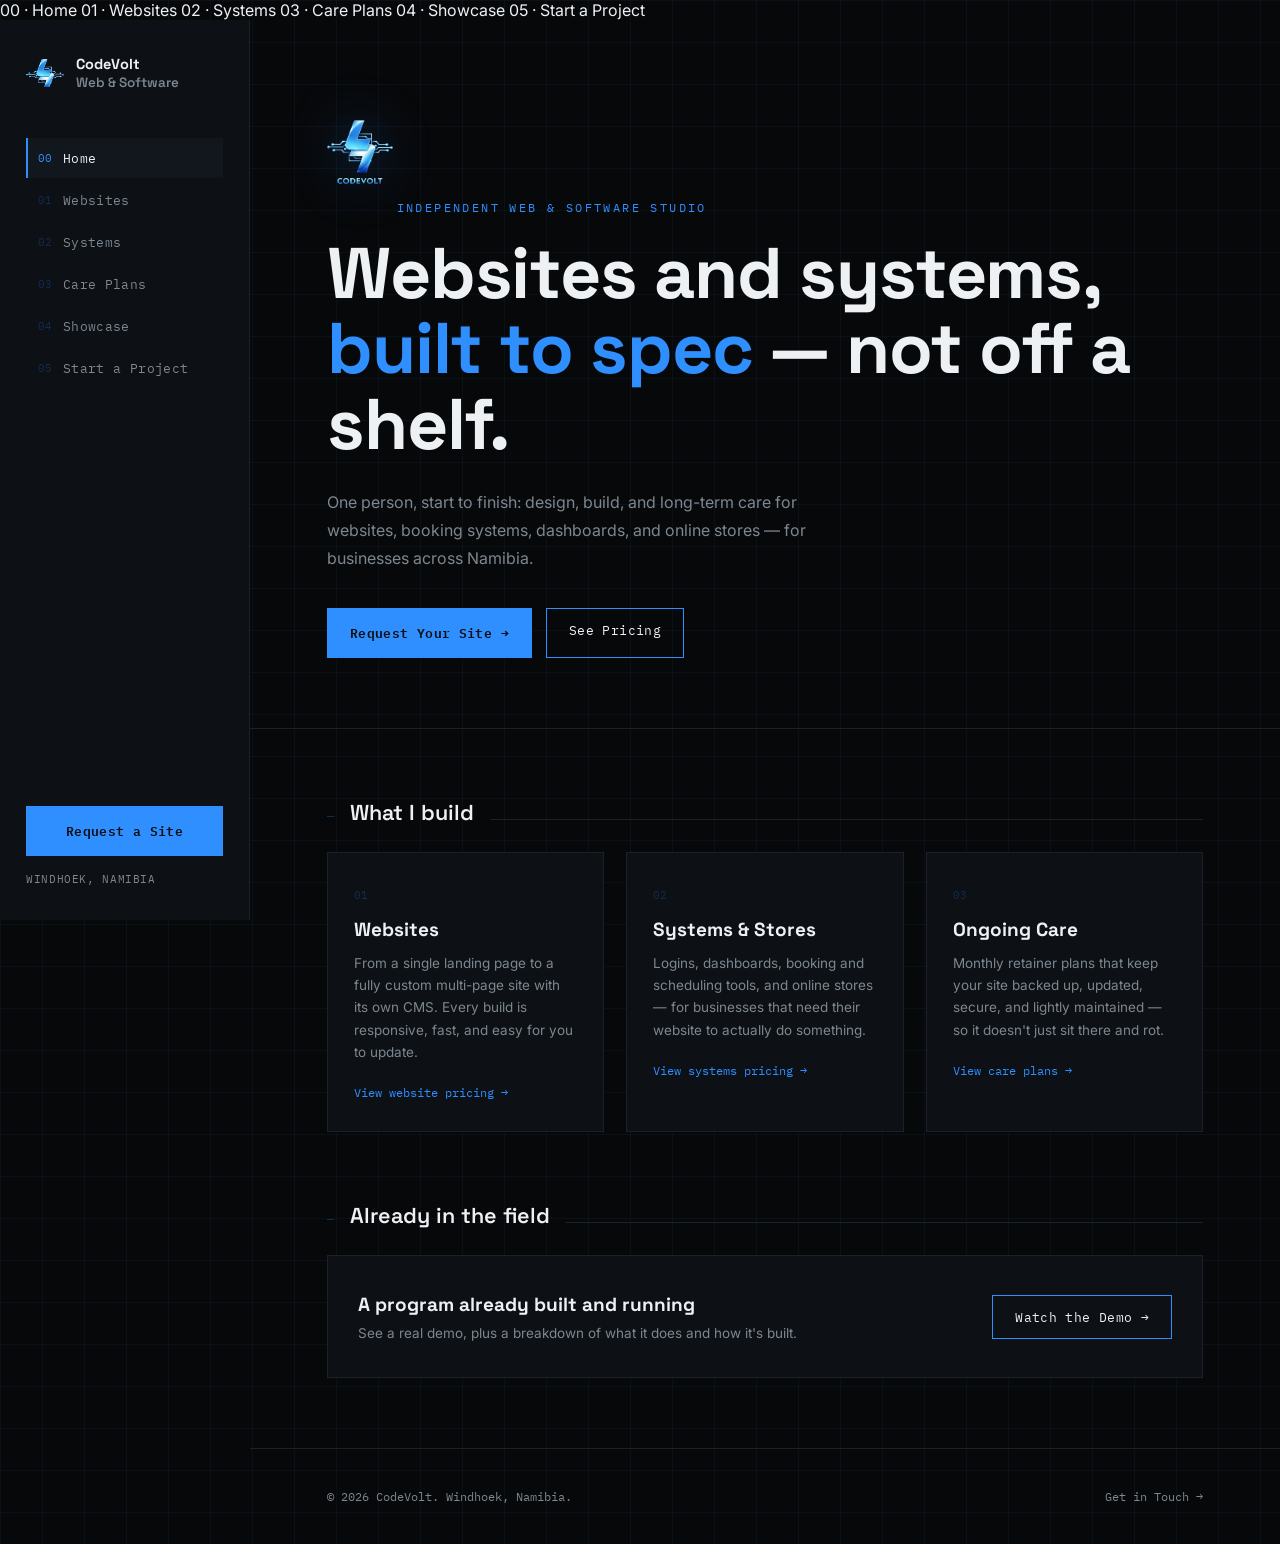
<file: index.html>
<!DOCTYPE html>
<html lang="en">
<head>
<meta charset="UTF-8">
<meta name="viewport" content="width=device-width, initial-scale=1.0">
<title>CodeVolt — Web &amp; Software Studio</title>
<link rel="stylesheet" href="assets/style.css">
</head>
<body>

<div class="mobile-bar">
  <div class="side-logo"><img src="assets/logo.png" alt="Studio emblem"></div>
  <button class="mobile-menu-btn">MENU</button>
</div>
<nav class="mobile-nav">
  <a href="index.html" class="active">00 · Home</a>
  <a href="websites.html">01 · Websites</a>
  <a href="systems.html">02 · Systems</a>
  <a href="retainers.html">03 · Care Plans</a>
  <a href="showcase.html">04 · Showcase</a>
  <a href="contact.html">05 · Start a Project</a>
</nav>

<div class="shell">
  <aside class="sidebar">
    <div class="side-logo">
      <img src="assets/logo.png" alt="Studio emblem">
      <div class="wordmark"><strong>CodeVolt</strong>Web &amp; Software</div>
    </div>
    <nav class="side-nav">
      <a href="index.html" class="active"><span class="idx">00</span> Home</a>
      <a href="websites.html"><span class="idx">01</span> Websites</a>
      <a href="systems.html"><span class="idx">02</span> Systems</a>
      <a href="retainers.html"><span class="idx">03</span> Care Plans</a>
      <a href="showcase.html"><span class="idx">04</span> Showcase</a>
      <a href="contact.html"><span class="idx">05</span> Start a Project</a>
    </nav>
    <div class="side-foot">
      <a href="contact.html" class="btn btn-solid">Request a Site</a>
      <div class="loc">WINDHOEK, NAMIBIA</div>
    </div>
  </aside>

  <main>
    <section class="hero">
      <img src="assets/logo-full.png" alt="CodeVolt" class="logo-full-hero">
      <span class="kicker">Independent Web &amp; Software Studio</span>
      <h1>Websites and systems, <span class="accent">built to spec</span> — not off a shelf.</h1>
      <p class="lead">One person, start to finish: design, build, and long-term care for websites, booking systems, dashboards, and online stores — for businesses across Namibia.</p>
      <div class="hero-ctas">
        <a href="contact.html" class="btn btn-solid">Request Your Site →</a>
        <a href="websites.html" class="btn">See Pricing</a>
      </div>
    </section>

    <section class="content-block reveal">
      <div class="cat-head flush-top">
        <span class="num">—</span><h2>What I build</h2><div class="rule"></div>
      </div>
      <div class="overview-grid">
        <div class="overview-card bracket-panel">
          <span class="bl"></span><span class="br"></span>
          <span class="idx">01</span>
          <h3>Websites</h3>
          <p>From a single landing page to a fully custom multi-page site with its own CMS. Every build is responsive, fast, and easy for you to update.</p>
          <a href="websites.html" class="go">View website pricing</a>
        </div>
        <div class="overview-card bracket-panel">
          <span class="bl"></span><span class="br"></span>
          <span class="idx">02</span>
          <h3>Systems &amp; Stores</h3>
          <p>Logins, dashboards, booking and scheduling tools, and online stores — for businesses that need their website to actually do something.</p>
          <a href="systems.html" class="go">View systems pricing</a>
        </div>
        <div class="overview-card bracket-panel">
          <span class="bl"></span><span class="br"></span>
          <span class="idx">03</span>
          <h3>Ongoing Care</h3>
          <p>Monthly retainer plans that keep your site backed up, updated, secure, and lightly maintained — so it doesn't just sit there and rot.</p>
          <a href="retainers.html" class="go">View care plans</a>
        </div>
      </div>
    </section>

    <section class="content-block tight reveal">
      <div class="cat-head">
        <span class="num">—</span><h2>Already in the field</h2><div class="rule"></div>
      </div>
      <div class="bracket-panel mini-feature">
        <span class="bl"></span><span class="br"></span>
        <div>
          <h3 class="mini-feature-title">A program already built and running</h3>
          <p class="mini-feature-copy">See a real demo, plus a breakdown of what it does and how it's built.</p>
        </div>
        <a href="showcase.html" class="btn">Watch the Demo →</a>
      </div>
    </section>

    <footer class="page-footer">
      <span>© <span id="year"></span> CodeVolt. Windhoek, Namibia.</span>
      <span><a href="contact.html">Get in Touch →</a></span>
    </footer>
  </main>
</div>

<script src="assets/script.js"></script>
<script>document.getElementById('year').textContent = new Date().getFullYear();</script>
</body>
</html>
</file>
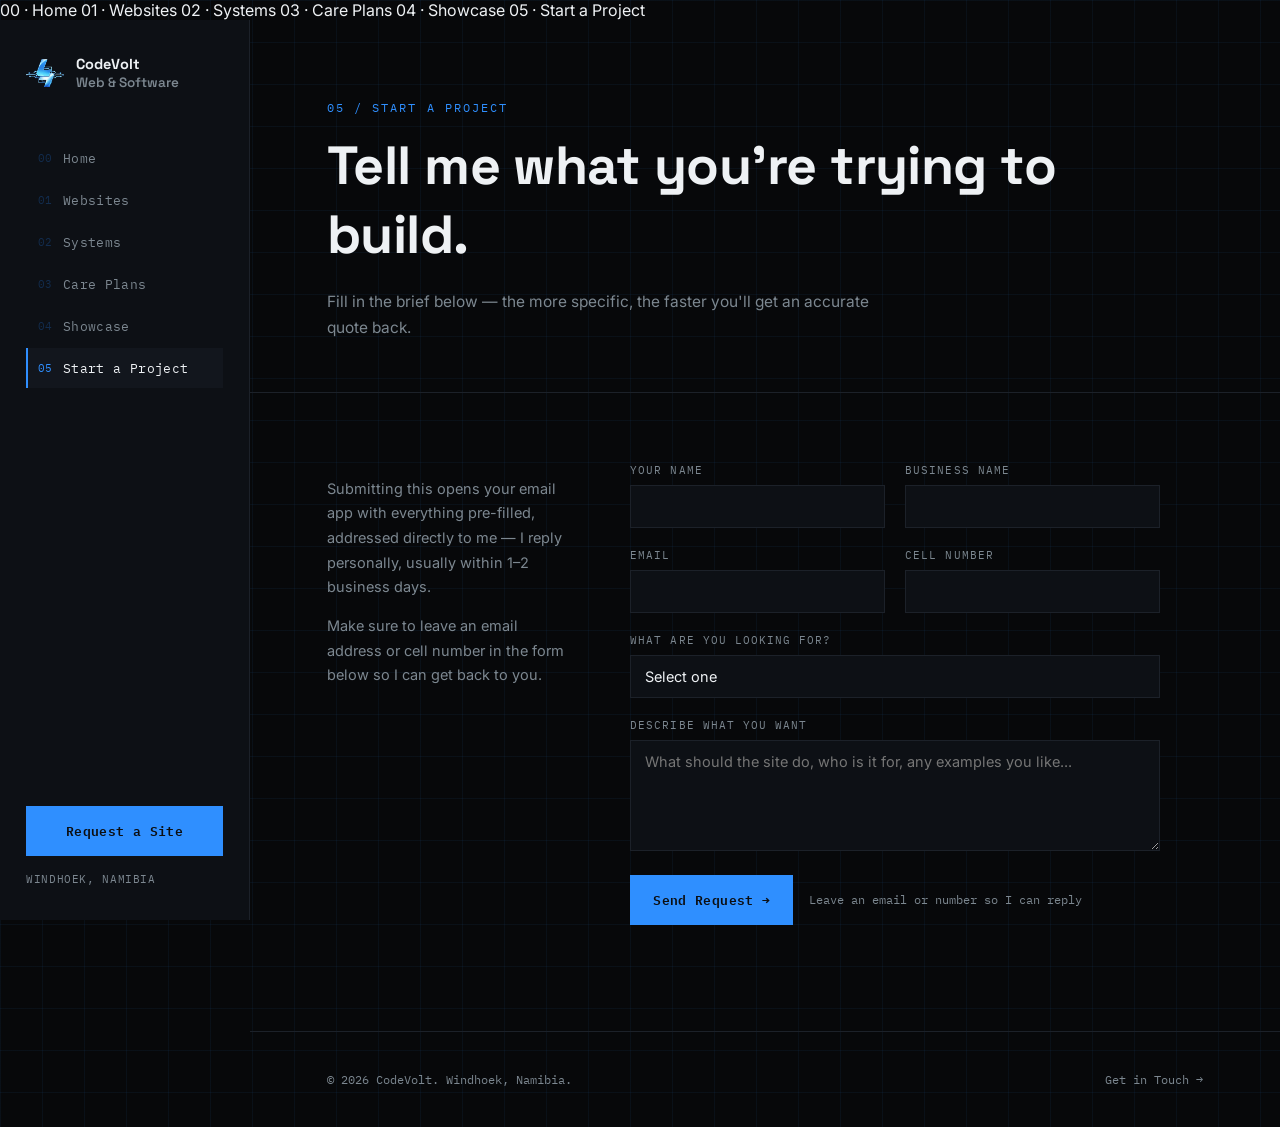
<file: contact.html>
<!DOCTYPE html>
<html lang="en">
<head>
<meta charset="UTF-8">
<meta name="viewport" content="width=device-width, initial-scale=1.0">
<title>Start a Project — CodeVolt</title>
<link rel="stylesheet" href="assets/style.css">
</head>
<body>

<div class="mobile-bar">
  <div class="side-logo"><img src="assets/logo.png" alt="Studio emblem"></div>
  <button class="mobile-menu-btn">MENU</button>
</div>
<nav class="mobile-nav">
  <a href="index.html">00 · Home</a>
  <a href="websites.html">01 · Websites</a>
  <a href="systems.html">02 · Systems</a>
  <a href="retainers.html">03 · Care Plans</a>
  <a href="showcase.html">04 · Showcase</a>
  <a href="contact.html" class="active">05 · Start a Project</a>
</nav>

<div class="shell">
  <aside class="sidebar">
    <div class="side-logo">
      <img src="assets/logo.png" alt="Studio emblem">
      <div class="wordmark"><strong>CodeVolt</strong>Web &amp; Software</div>
    </div>
    <nav class="side-nav">
      <a href="index.html"><span class="idx">00</span> Home</a>
      <a href="websites.html"><span class="idx">01</span> Websites</a>
      <a href="systems.html"><span class="idx">02</span> Systems</a>
      <a href="retainers.html"><span class="idx">03</span> Care Plans</a>
      <a href="showcase.html"><span class="idx">04</span> Showcase</a>
      <a href="contact.html" class="active"><span class="idx">05</span> Start a Project</a>
    </nav>
    <div class="side-foot">
      <a href="contact.html" class="btn btn-solid">Request a Site</a>
      <div class="loc">WINDHOEK, NAMIBIA</div>
    </div>
  </aside>

  <main>
    <div class="page-header">
      <span class="crumb">05 / Start a Project</span>
      <h1>Tell me what you're trying to build.</h1>
      <p class="lead">Fill in the brief below — the more specific, the faster you'll get an accurate quote back.</p>
    </div>

    <section class="content-block reveal">
      <div class="form-wrap">
        <div class="form-side">
          <p>Submitting this opens your email app with everything pre-filled, addressed directly to me — I reply personally, usually within 1–2 business days.</p>
          <p>Make sure to leave an email address or cell number in the form below so I can get back to you.</p>
        </div>
        <form id="requestForm">
          <div class="row2">
            <div class="field">
              <label for="name">Your Name</label>
              <input type="text" id="name" name="name" required>
            </div>
            <div class="field">
              <label for="business">Business Name</label>
              <input type="text" id="business" name="business">
            </div>
          </div>
          <div class="row2">
            <div class="field">
              <label for="email">Email</label>
              <input type="email" id="email" name="email">
            </div>
            <div class="field">
              <label for="phone">Cell Number</label>
              <input type="tel" id="phone" name="phone">
            </div>
          </div>
          <div class="field">
            <label for="category">What are you looking for?</label>
            <select id="category" name="category" required>
              <option value="">Select one</option>
              <option>Simple Website (One-Pager)</option>
              <option>Standard Business Website</option>
              <option>Complex / Custom Website</option>
              <option>Dashboard or Login System</option>
              <option>Booking / Scheduling System</option>
              <option>E-Commerce Store</option>
              <option>Not Sure Yet</option>
            </select>
          </div>
          <div class="field">
            <label for="details">Describe What You Want</label>
            <textarea id="details" name="details" rows="5" required placeholder="What should the site do, who is it for, any examples you like..."></textarea>
          </div>
          <div class="submit-row">
            <button type="submit" class="btn btn-solid">Send Request →</button>
            <span class="form-note">Leave an email or number so I can reply</span>
          </div>
          <div class="form-status" id="formStatus"></div>
        </form>
      </div>
    </section>

    <footer class="page-footer">
      <span>© <span id="year"></span> CodeVolt. Windhoek, Namibia.</span>
      <span><a href="contact.html">Get in Touch →</a></span>
    </footer>
  </main>
</div>

<script src="assets/script.js"></script>
<script>document.getElementById('year').textContent = new Date().getFullYear();</script>
</body>
</html>
</file>
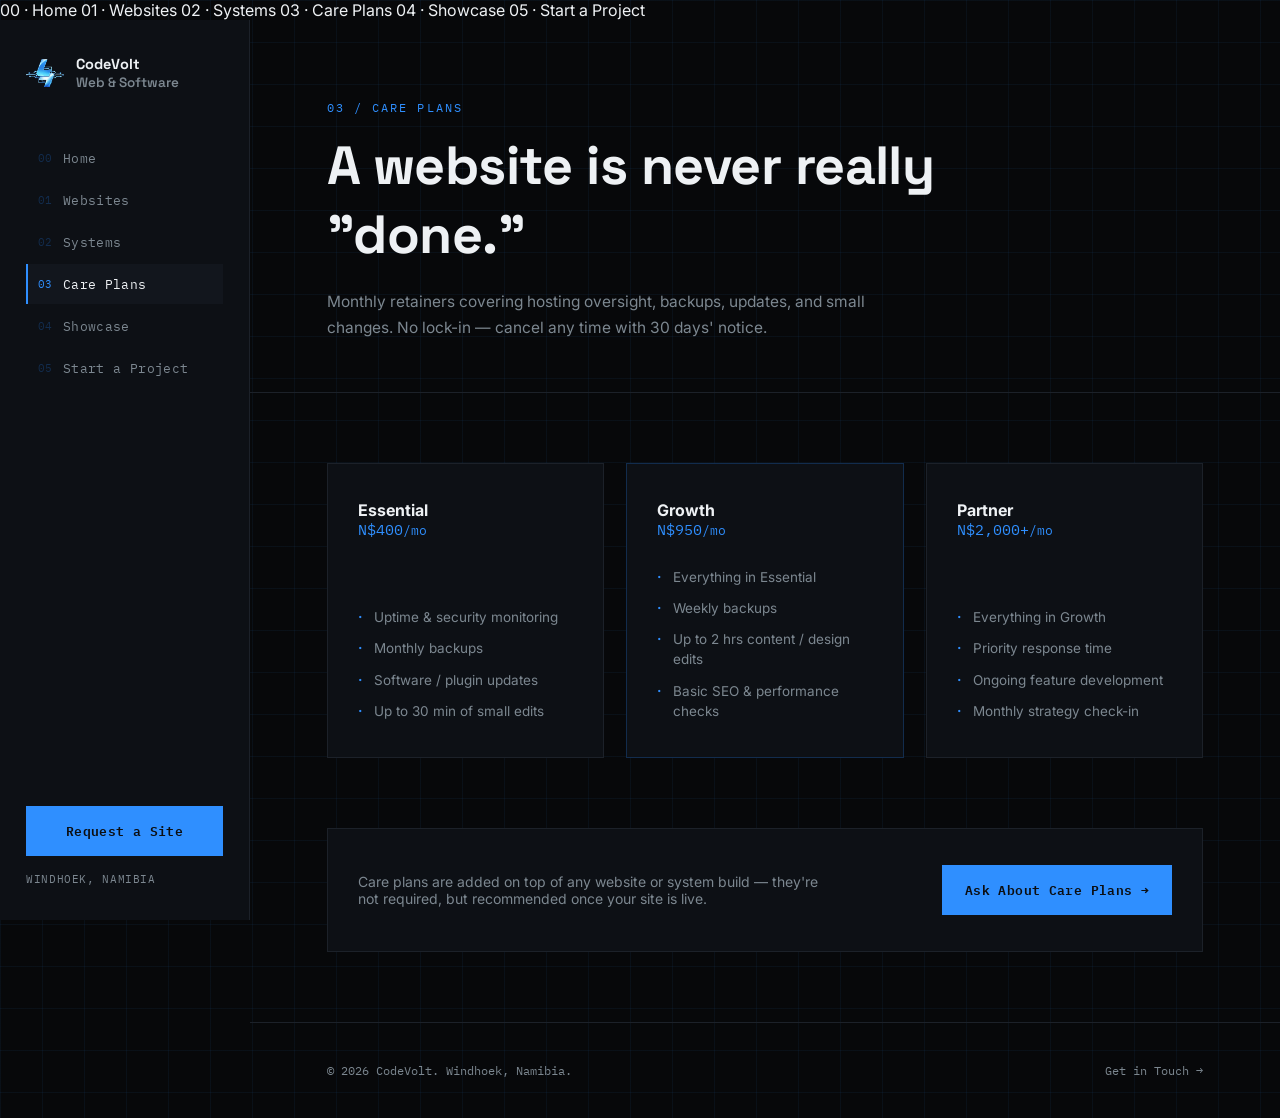
<file: retainers.html>
<!DOCTYPE html>
<html lang="en">
<head>
<meta charset="UTF-8">
<meta name="viewport" content="width=device-width, initial-scale=1.0">
<title>Care Plans — CodeVolt</title>
<link rel="stylesheet" href="assets/style.css">
</head>
<body>

<div class="mobile-bar">
  <div class="side-logo"><img src="assets/logo.png" alt="Studio emblem"></div>
  <button class="mobile-menu-btn">MENU</button>
</div>
<nav class="mobile-nav">
  <a href="index.html">00 · Home</a>
  <a href="websites.html">01 · Websites</a>
  <a href="systems.html">02 · Systems</a>
  <a href="retainers.html" class="active">03 · Care Plans</a>
  <a href="showcase.html">04 · Showcase</a>
  <a href="contact.html">05 · Start a Project</a>
</nav>

<div class="shell">
  <aside class="sidebar">
    <div class="side-logo">
      <img src="assets/logo.png" alt="Studio emblem">
      <div class="wordmark"><strong>CodeVolt</strong>Web &amp; Software</div>
    </div>
    <nav class="side-nav">
      <a href="index.html"><span class="idx">00</span> Home</a>
      <a href="websites.html"><span class="idx">01</span> Websites</a>
      <a href="systems.html"><span class="idx">02</span> Systems</a>
      <a href="retainers.html" class="active"><span class="idx">03</span> Care Plans</a>
      <a href="showcase.html"><span class="idx">04</span> Showcase</a>
      <a href="contact.html"><span class="idx">05</span> Start a Project</a>
    </nav>
    <div class="side-foot">
      <a href="contact.html" class="btn btn-solid">Request a Site</a>
      <div class="loc">WINDHOEK, NAMIBIA</div>
    </div>
  </aside>

  <main>
    <div class="page-header">
      <span class="crumb">03 / Care Plans</span>
      <h1>A website is never really "done."</h1>
      <p class="lead">Monthly retainers covering hosting oversight, backups, updates, and small changes. No lock-in — cancel any time with 30 days' notice.</p>
    </div>

    <section class="content-block reveal">
      <div class="retainer-grid">
        <div class="tier bracket-panel">
          <span class="bl"></span><span class="br"></span>
          <h4>Essential</h4>
          <span class="price mono">N$400<small>/mo</small></span>
          <ul>
            <li>Uptime &amp; security monitoring</li>
            <li>Monthly backups</li>
            <li>Software / plugin updates</li>
            <li>Up to 30 min of small edits</li>
          </ul>
        </div>
        <div class="tier bracket-panel featured">
          <span class="bl"></span><span class="br"></span>
          <h4>Growth</h4>
          <span class="price mono">N$950<small>/mo</small></span>
          <ul>
            <li>Everything in Essential</li>
            <li>Weekly backups</li>
            <li>Up to 2 hrs content / design edits</li>
            <li>Basic SEO &amp; performance checks</li>
          </ul>
        </div>
        <div class="tier bracket-panel">
          <span class="bl"></span><span class="br"></span>
          <h4>Partner</h4>
          <span class="price mono">N$2,000+<small>/mo</small></span>
          <ul>
            <li>Everything in Growth</li>
            <li>Priority response time</li>
            <li>Ongoing feature development</li>
            <li>Monthly strategy check-in</li>
          </ul>
        </div>
      </div>
    </section>

    <section class="content-block tight reveal">
      <div class="bracket-panel cta-panel">
        <span class="bl"></span><span class="br"></span>
        <p class="cta-note">Care plans are added on top of any website or system build — they're not required, but recommended once your site is live.</p>
        <a href="contact.html" class="btn btn-solid">Ask About Care Plans →</a>
      </div>
    </section>

    <footer class="page-footer">
      <span>© <span id="year"></span> CodeVolt. Windhoek, Namibia.</span>
      <span><a href="contact.html">Get in Touch →</a></span>
    </footer>
  </main>
</div>

<script src="assets/script.js"></script>
<script>document.getElementById('year').textContent = new Date().getFullYear();</script>
</body>
</html>
</file>
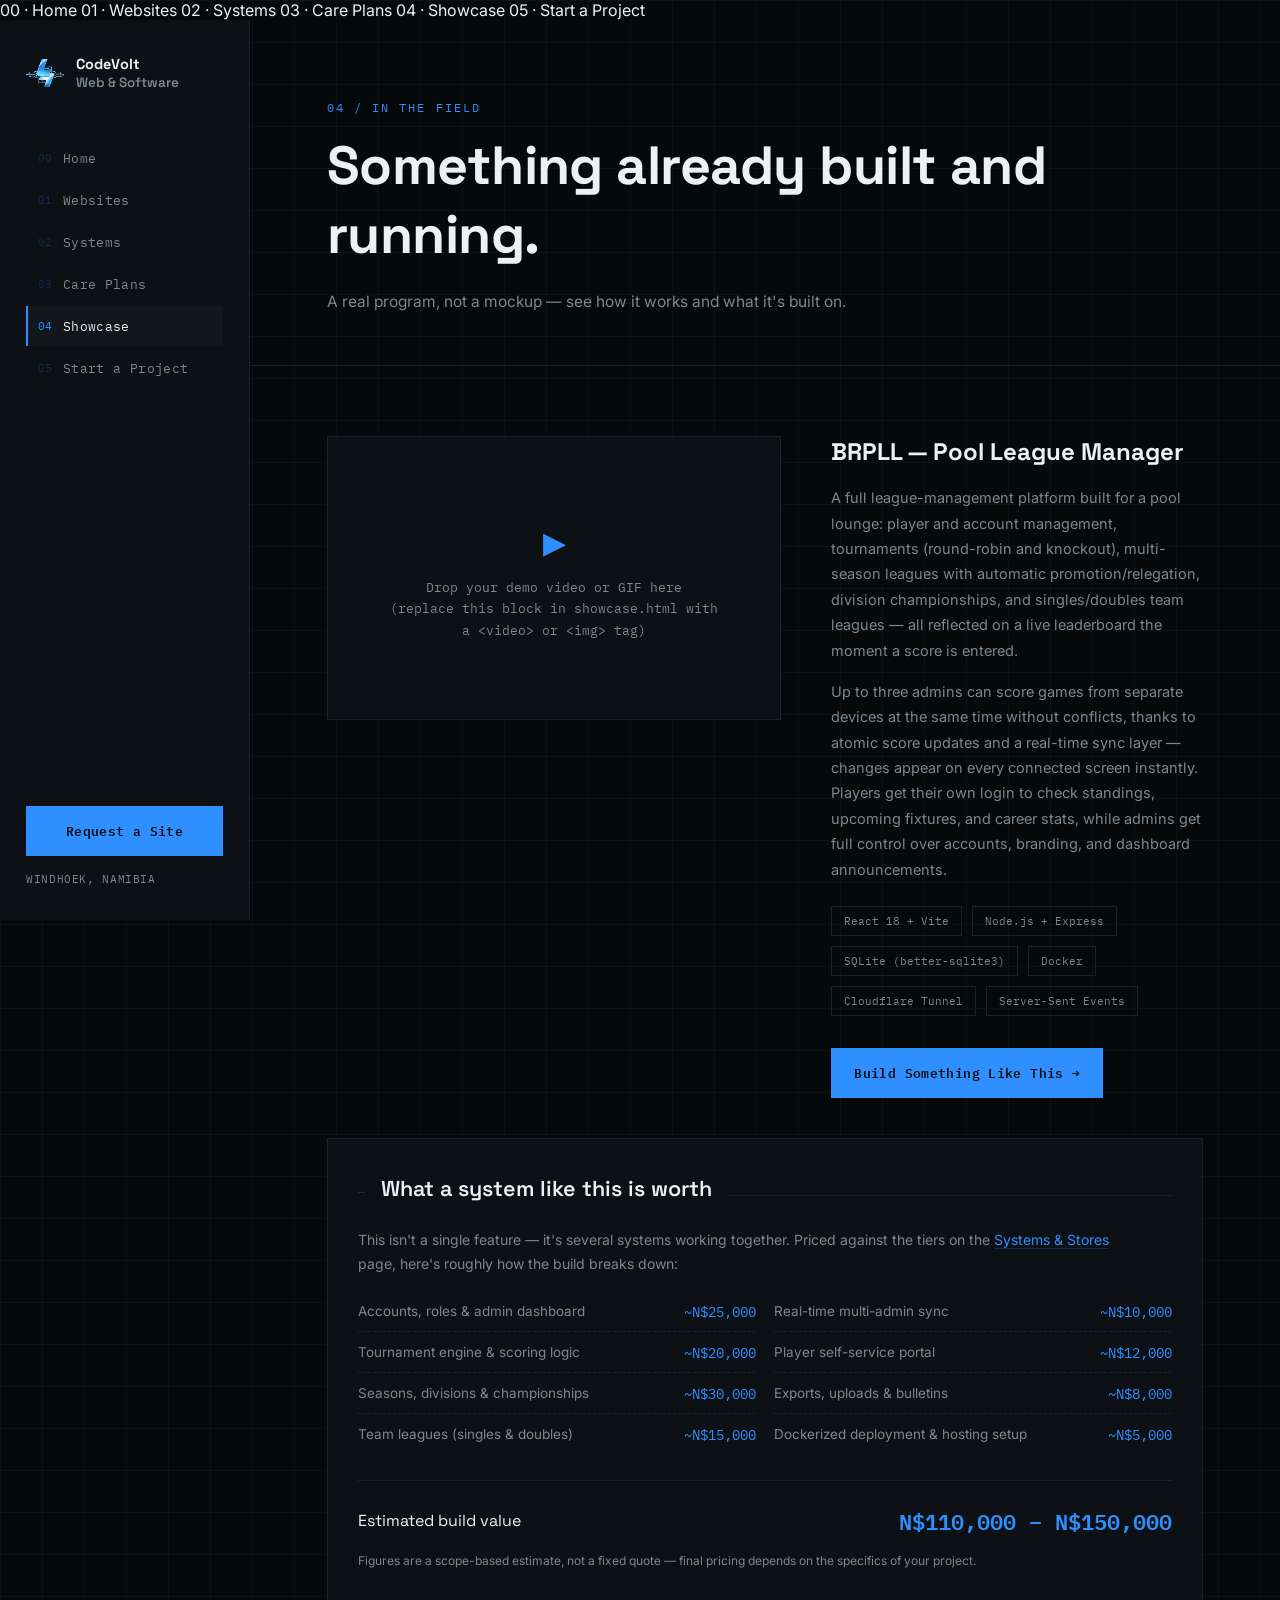
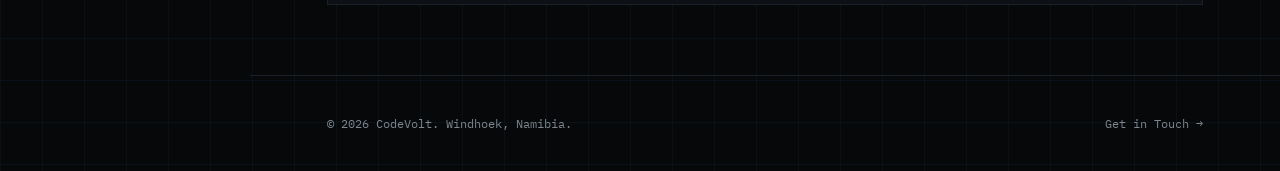
<file: showcase.html>
<!DOCTYPE html>
<html lang="en">
<head>
<meta charset="UTF-8">
<meta name="viewport" content="width=device-width, initial-scale=1.0">
<title>Showcase — CodeVolt</title>
<link rel="stylesheet" href="assets/style.css">
</head>
<body>

<div class="mobile-bar">
  <div class="side-logo"><img src="assets/logo.png" alt="Studio emblem"></div>
  <button class="mobile-menu-btn">MENU</button>
</div>
<nav class="mobile-nav">
  <a href="index.html">00 · Home</a>
  <a href="websites.html">01 · Websites</a>
  <a href="systems.html">02 · Systems</a>
  <a href="retainers.html">03 · Care Plans</a>
  <a href="showcase.html" class="active">04 · Showcase</a>
  <a href="contact.html">05 · Start a Project</a>
</nav>

<div class="shell">
  <aside class="sidebar">
    <div class="side-logo">
      <img src="assets/logo.png" alt="Studio emblem">
      <div class="wordmark"><strong>CodeVolt</strong>Web &amp; Software</div>
    </div>
    <nav class="side-nav">
      <a href="index.html"><span class="idx">00</span> Home</a>
      <a href="websites.html"><span class="idx">01</span> Websites</a>
      <a href="systems.html"><span class="idx">02</span> Systems</a>
      <a href="retainers.html"><span class="idx">03</span> Care Plans</a>
      <a href="showcase.html" class="active"><span class="idx">04</span> Showcase</a>
      <a href="contact.html"><span class="idx">05</span> Start a Project</a>
    </nav>
    <div class="side-foot">
      <a href="contact.html" class="btn btn-solid">Request a Site</a>
      <div class="loc">WINDHOEK, NAMIBIA</div>
    </div>
  </aside>

  <main>
    <div class="page-header">
      <span class="crumb">04 / In the Field</span>
      <h1>Something already built and running.</h1>
      <p class="lead">A real program, not a mockup — see how it works and what it's built on.</p>
    </div>

    <section class="content-block reveal">
      <div class="showcase-wrap">
        <div class="showcase-media bracket-panel">
          <span class="bl"></span><span class="br"></span>
          <!--
            Replace this placeholder div with your own media, e.g.:
            <video src="assets/demo.mp4" autoplay muted loop playsinline></video>
            or
            <img src="assets/demo.gif" alt="Program demo">
          -->
          <div class="placeholder">
            <span class="big">▶</span>
            Drop your demo video or GIF here<br>
            (replace this block in showcase.html with a &lt;video&gt; or &lt;img&gt; tag)
          </div>
        </div>
        <div class="showcase-text">
          <h3>BRPLL — Pool League Manager</h3>
          <p>A full league-management platform built for a pool lounge: player and account management, tournaments (round-robin and knockout), multi-season leagues with automatic promotion/relegation, division championships, and singles/doubles team leagues — all reflected on a live leaderboard the moment a score is entered.</p>
          <p>Up to three admins can score games from separate devices at the same time without conflicts, thanks to atomic score updates and a real-time sync layer — changes appear on every connected screen instantly. Players get their own login to check standings, upcoming fixtures, and career stats, while admins get full control over accounts, branding, and dashboard announcements.</p>
          <div class="stack-tags">
            <span>React 18 + Vite</span>
            <span>Node.js + Express</span>
            <span>SQLite (better-sqlite3)</span>
            <span>Docker</span>
            <span>Cloudflare Tunnel</span>
            <span>Server-Sent Events</span>
          </div>
          <div class="showcase-cta">
            <a href="contact.html" class="btn btn-solid">Build Something Like This →</a>
          </div>
        </div>
      </div>

      <div class="bracket-panel reveal value-panel">
        <span class="bl"></span><span class="br"></span>
        <div class="cat-head flush-top">
          <span class="num">—</span><h2>What a system like this is worth</h2><div class="rule"></div>
        </div>
        <p class="value-desc">
          This isn't a single feature — it's several systems working together. Priced against the tiers on the
          <a href="systems.html">Systems &amp; Stores</a> page,
          here's roughly how the build breaks down:
        </p>
        <div class="tier-grid value-grid">
          <div>
            <ul class="value-list">
              <li><span>Accounts, roles &amp; admin dashboard</span><span class="mono">~N$25,000</span></li>
              <li><span>Tournament engine &amp; scoring logic</span><span class="mono">~N$20,000</span></li>
              <li><span>Seasons, divisions &amp; championships</span><span class="mono">~N$30,000</span></li>
              <li><span>Team leagues (singles &amp; doubles)</span><span class="mono">~N$15,000</span></li>
            </ul>
          </div>
          <div>
            <ul class="value-list">
              <li><span>Real-time multi-admin sync</span><span class="mono">~N$10,000</span></li>
              <li><span>Player self-service portal</span><span class="mono">~N$12,000</span></li>
              <li><span>Exports, uploads &amp; bulletins</span><span class="mono">~N$8,000</span></li>
              <li><span>Dockerized deployment &amp; hosting setup</span><span class="mono">~N$5,000</span></li>
            </ul>
          </div>
        </div>
        <div class="value-total">
          <span class="display value-total-label">Estimated build value</span>
          <span class="mono value-total-amount">N$110,000 – N$150,000</span>
        </div>
        <p class="value-footnote">Figures are a scope-based estimate, not a fixed quote — final pricing depends on the specifics of your project.</p>
      </div>
    </section>

    <footer class="page-footer">
      <span>© <span id="year"></span> CodeVolt. Windhoek, Namibia.</span>
      <span><a href="contact.html">Get in Touch →</a></span>
    </footer>
  </main>
</div>

<script src="assets/script.js"></script>
<script>document.getElementById('year').textContent = new Date().getFullYear();</script>
</body>
</html>
</file>
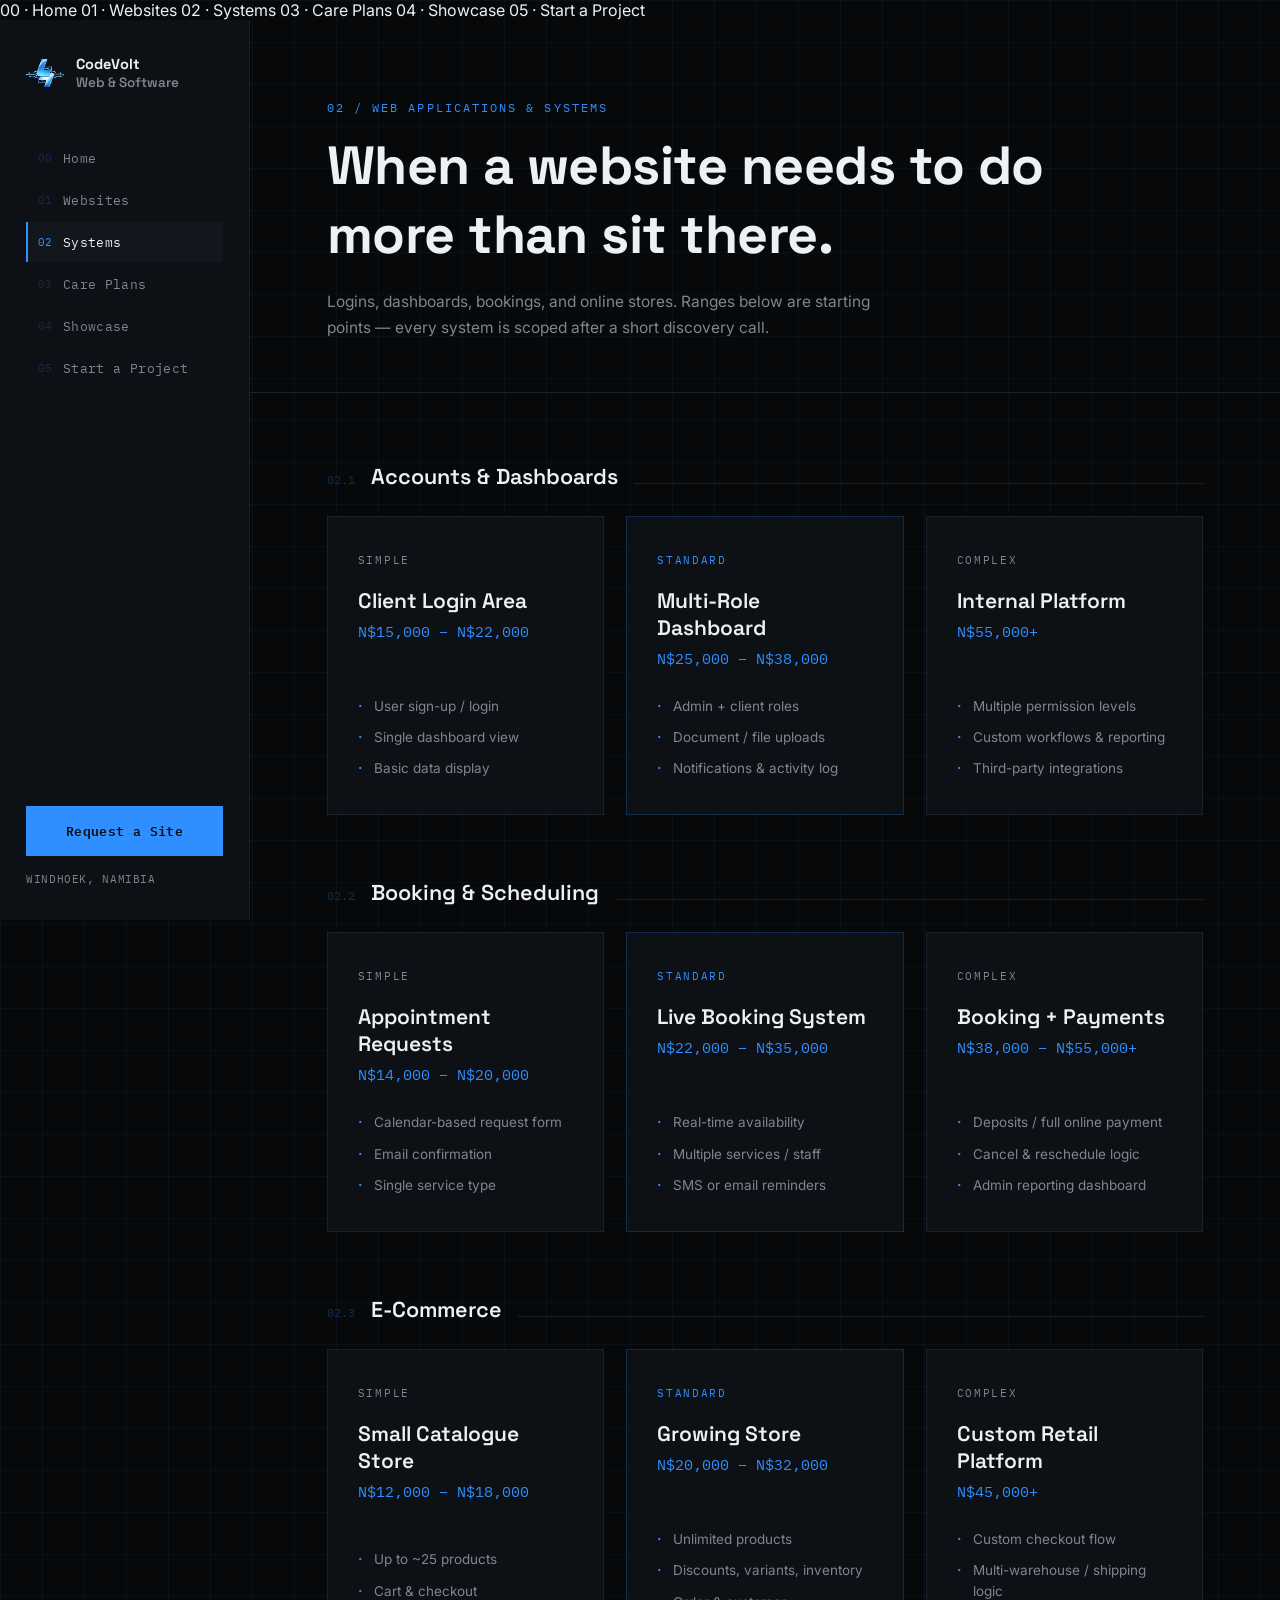
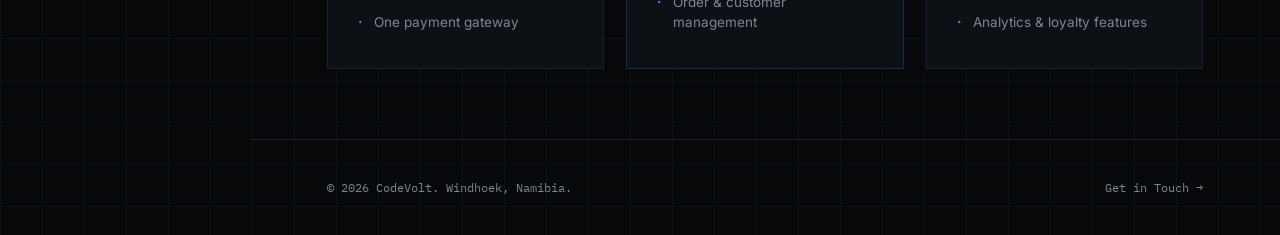
<file: systems.html>
<!DOCTYPE html>
<html lang="en">
<head>
<meta charset="UTF-8">
<meta name="viewport" content="width=device-width, initial-scale=1.0">
<title>Systems &amp; Stores — CodeVolt</title>
<link rel="stylesheet" href="assets/style.css">
</head>
<body>

<div class="mobile-bar">
  <div class="side-logo"><img src="assets/logo.png" alt="Studio emblem"></div>
  <button class="mobile-menu-btn">MENU</button>
</div>
<nav class="mobile-nav">
  <a href="index.html">00 · Home</a>
  <a href="websites.html">01 · Websites</a>
  <a href="systems.html" class="active">02 · Systems</a>
  <a href="retainers.html">03 · Care Plans</a>
  <a href="showcase.html">04 · Showcase</a>
  <a href="contact.html">05 · Start a Project</a>
</nav>

<div class="shell">
  <aside class="sidebar">
    <div class="side-logo">
      <img src="assets/logo.png" alt="Studio emblem">
      <div class="wordmark"><strong>CodeVolt</strong>Web &amp; Software</div>
    </div>
    <nav class="side-nav">
      <a href="index.html"><span class="idx">00</span> Home</a>
      <a href="websites.html"><span class="idx">01</span> Websites</a>
      <a href="systems.html" class="active"><span class="idx">02</span> Systems</a>
      <a href="retainers.html"><span class="idx">03</span> Care Plans</a>
      <a href="showcase.html"><span class="idx">04</span> Showcase</a>
      <a href="contact.html"><span class="idx">05</span> Start a Project</a>
    </nav>
    <div class="side-foot">
      <a href="contact.html" class="btn btn-solid">Request a Site</a>
      <div class="loc">WINDHOEK, NAMIBIA</div>
    </div>
  </aside>

  <main>
    <div class="page-header">
      <span class="crumb">02 / Web Applications &amp; Systems</span>
      <h1>When a website needs to do more than sit there.</h1>
      <p class="lead">Logins, dashboards, bookings, and online stores. Ranges below are starting points — every system is scoped after a short discovery call.</p>
    </div>

    <section class="content-block reveal">

      <div class="cat-head flush-top">
        <span class="num">02.1</span><h2>Accounts &amp; Dashboards</h2><div class="rule"></div>
      </div>
      <div class="tier-grid">
        <div class="tier bracket-panel">
          <span class="bl"></span><span class="br"></span>
          <div class="tag-row"><span class="tier-label">Simple</span></div>
          <h3>Client Login Area</h3>
          <span class="price mono">N$15,000 – N$22,000</span>
          <ul><li>User sign-up / login</li><li>Single dashboard view</li><li>Basic data display</li></ul>
        </div>
        <div class="tier bracket-panel featured">
          <span class="bl"></span><span class="br"></span>
          <div class="tag-row"><span class="tier-label">Standard</span></div>
          <h3>Multi-Role Dashboard</h3>
          <span class="price mono">N$25,000 – N$38,000</span>
          <ul><li>Admin + client roles</li><li>Document / file uploads</li><li>Notifications &amp; activity log</li></ul>
        </div>
        <div class="tier bracket-panel">
          <span class="bl"></span><span class="br"></span>
          <div class="tag-row"><span class="tier-label">Complex</span></div>
          <h3>Internal Platform</h3>
          <span class="price mono">N$55,000+</span>
          <ul><li>Multiple permission levels</li><li>Custom workflows &amp; reporting</li><li>Third-party integrations</li></ul>
        </div>
      </div>

      <div class="cat-head">
        <span class="num">02.2</span><h2>Booking &amp; Scheduling</h2><div class="rule"></div>
      </div>
      <div class="tier-grid">
        <div class="tier bracket-panel">
          <span class="bl"></span><span class="br"></span>
          <div class="tag-row"><span class="tier-label">Simple</span></div>
          <h3>Appointment Requests</h3>
          <span class="price mono">N$14,000 – N$20,000</span>
          <ul><li>Calendar-based request form</li><li>Email confirmation</li><li>Single service type</li></ul>
        </div>
        <div class="tier bracket-panel featured">
          <span class="bl"></span><span class="br"></span>
          <div class="tag-row"><span class="tier-label">Standard</span></div>
          <h3>Live Booking System</h3>
          <span class="price mono">N$22,000 – N$35,000</span>
          <ul><li>Real-time availability</li><li>Multiple services / staff</li><li>SMS or email reminders</li></ul>
        </div>
        <div class="tier bracket-panel">
          <span class="bl"></span><span class="br"></span>
          <div class="tag-row"><span class="tier-label">Complex</span></div>
          <h3>Booking + Payments</h3>
          <span class="price mono">N$38,000 – N$55,000+</span>
          <ul><li>Deposits / full online payment</li><li>Cancel &amp; reschedule logic</li><li>Admin reporting dashboard</li></ul>
        </div>
      </div>

      <div class="cat-head">
        <span class="num">02.3</span><h2>E-Commerce</h2><div class="rule"></div>
      </div>
      <div class="tier-grid">
        <div class="tier bracket-panel">
          <span class="bl"></span><span class="br"></span>
          <div class="tag-row"><span class="tier-label">Simple</span></div>
          <h3>Small Catalogue Store</h3>
          <span class="price mono">N$12,000 – N$18,000</span>
          <ul><li>Up to ~25 products</li><li>Cart &amp; checkout</li><li>One payment gateway</li></ul>
        </div>
        <div class="tier bracket-panel featured">
          <span class="bl"></span><span class="br"></span>
          <div class="tag-row"><span class="tier-label">Standard</span></div>
          <h3>Growing Store</h3>
          <span class="price mono">N$20,000 – N$32,000</span>
          <ul><li>Unlimited products</li><li>Discounts, variants, inventory</li><li>Order &amp; customer management</li></ul>
        </div>
        <div class="tier bracket-panel">
          <span class="bl"></span><span class="br"></span>
          <div class="tag-row"><span class="tier-label">Complex</span></div>
          <h3>Custom Retail Platform</h3>
          <span class="price mono">N$45,000+</span>
          <ul><li>Custom checkout flow</li><li>Multi-warehouse / shipping logic</li><li>Analytics &amp; loyalty features</li></ul>
        </div>
      </div>

    </section>

    <footer class="page-footer">
      <span>© <span id="year"></span> CodeVolt. Windhoek, Namibia.</span>
      <span><a href="contact.html">Get in Touch →</a></span>
    </footer>
  </main>
</div>

<script src="assets/script.js"></script>
<script>document.getElementById('year').textContent = new Date().getFullYear();</script>
</body>
</html>
</file>
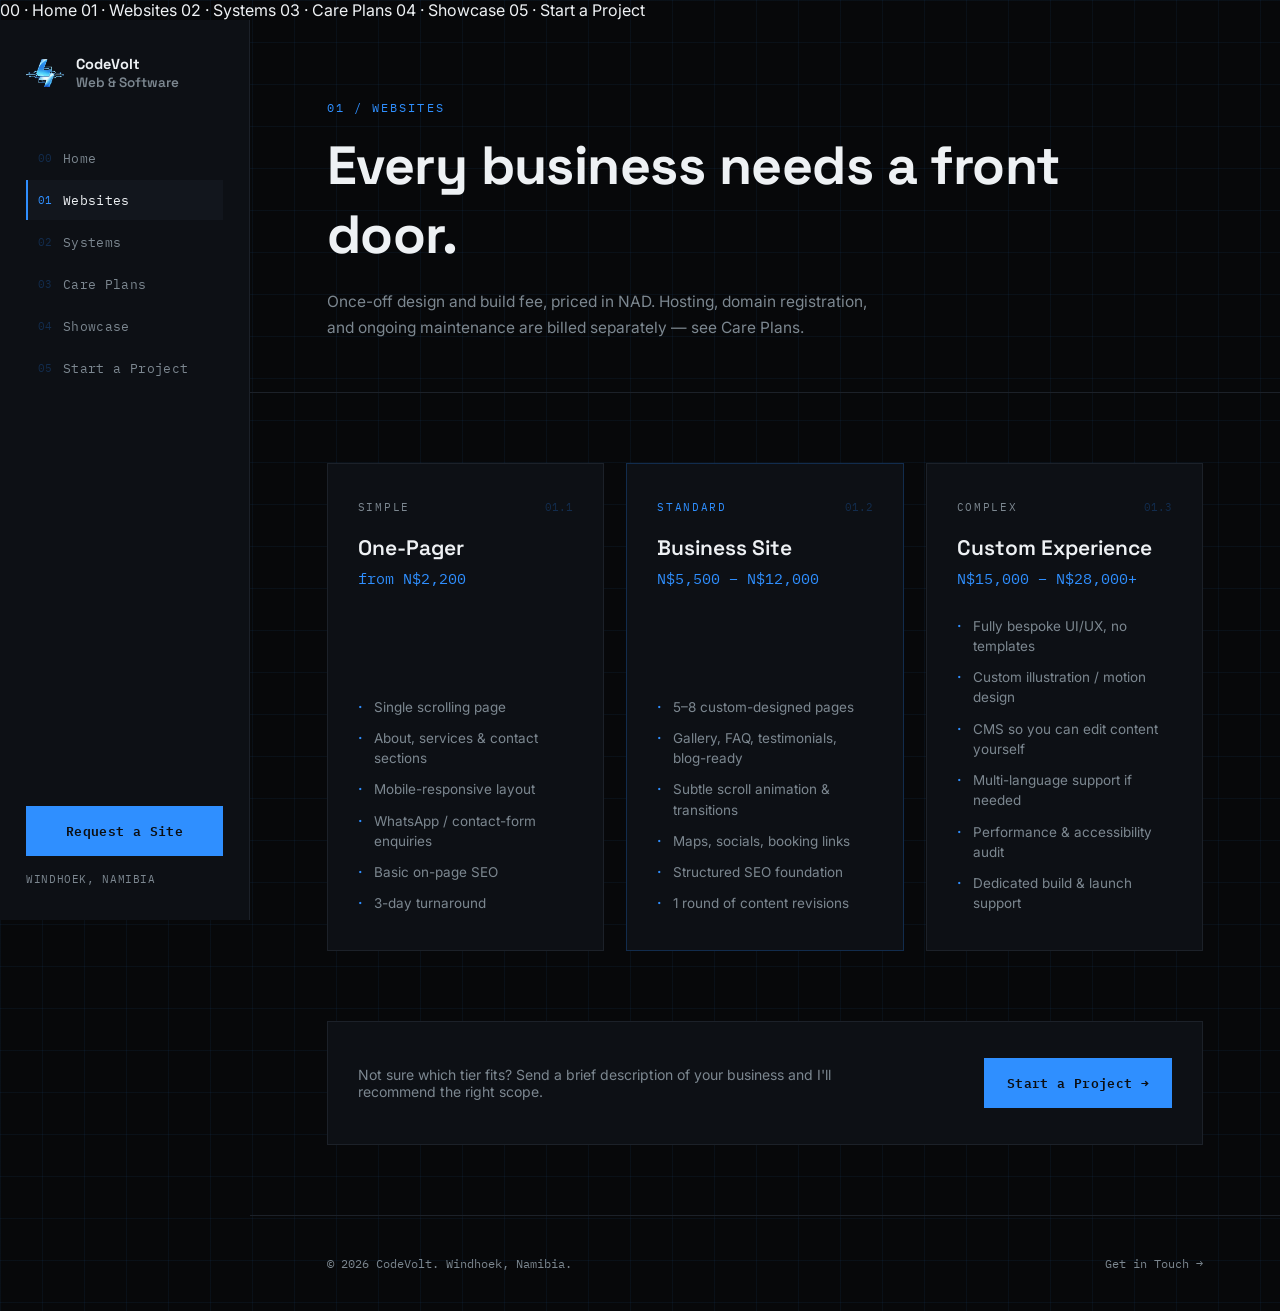
<file: websites.html>
<!DOCTYPE html>
<html lang="en">
<head>
<meta charset="UTF-8">
<meta name="viewport" content="width=device-width, initial-scale=1.0">
<title>Websites — CodeVolt</title>
<link rel="stylesheet" href="assets/style.css">
</head>
<body>

<div class="mobile-bar">
  <div class="side-logo"><img src="assets/logo.png" alt="Studio emblem"></div>
  <button class="mobile-menu-btn">MENU</button>
</div>
<nav class="mobile-nav">
  <a href="index.html">00 · Home</a>
  <a href="websites.html" class="active">01 · Websites</a>
  <a href="systems.html">02 · Systems</a>
  <a href="retainers.html">03 · Care Plans</a>
  <a href="showcase.html">04 · Showcase</a>
  <a href="contact.html">05 · Start a Project</a>
</nav>

<div class="shell">
  <aside class="sidebar">
    <div class="side-logo">
      <img src="assets/logo.png" alt="Studio emblem">
      <div class="wordmark"><strong>CodeVolt</strong>Web &amp; Software</div>
    </div>
    <nav class="side-nav">
      <a href="index.html"><span class="idx">00</span> Home</a>
      <a href="websites.html" class="active"><span class="idx">01</span> Websites</a>
      <a href="systems.html"><span class="idx">02</span> Systems</a>
      <a href="retainers.html"><span class="idx">03</span> Care Plans</a>
      <a href="showcase.html"><span class="idx">04</span> Showcase</a>
      <a href="contact.html"><span class="idx">05</span> Start a Project</a>
    </nav>
    <div class="side-foot">
      <a href="contact.html" class="btn btn-solid">Request a Site</a>
      <div class="loc">WINDHOEK, NAMIBIA</div>
    </div>
  </aside>

  <main>
    <div class="page-header">
      <span class="crumb">01 / Websites</span>
      <h1>Every business needs a front door.</h1>
      <p class="lead">Once-off design and build fee, priced in NAD. Hosting, domain registration, and ongoing maintenance are billed separately — see Care Plans.</p>
    </div>

    <section class="content-block reveal">
      <div class="tier-grid">
        <div class="tier bracket-panel">
          <span class="bl"></span><span class="br"></span>
          <div class="tag-row"><span class="tier-label">Simple</span><span class="tier-idx">01.1</span></div>
          <h3>One-Pager</h3>
          <span class="price mono">from N$2,200</span>
          <ul>
            <li>Single scrolling page</li>
            <li>About, services &amp; contact sections</li>
            <li>Mobile-responsive layout</li>
            <li>WhatsApp / contact-form enquiries</li>
            <li>Basic on-page SEO</li>
            <li>3-day turnaround</li>
          </ul>
        </div>
        <div class="tier bracket-panel featured">
          <span class="bl"></span><span class="br"></span>
          <div class="tag-row"><span class="tier-label">Standard</span><span class="tier-idx">01.2</span></div>
          <h3>Business Site</h3>
          <span class="price mono">N$5,500 – N$12,000</span>
          <ul>
            <li>5–8 custom-designed pages</li>
            <li>Gallery, FAQ, testimonials, blog-ready</li>
            <li>Subtle scroll animation &amp; transitions</li>
            <li>Maps, socials, booking links</li>
            <li>Structured SEO foundation</li>
            <li>1 round of content revisions</li>
          </ul>
        </div>
        <div class="tier bracket-panel">
          <span class="bl"></span><span class="br"></span>
          <div class="tag-row"><span class="tier-label">Complex</span><span class="tier-idx">01.3</span></div>
          <h3>Custom Experience</h3>
          <span class="price mono">N$15,000 – N$28,000+</span>
          <ul>
            <li>Fully bespoke UI/UX, no templates</li>
            <li>Custom illustration / motion design</li>
            <li>CMS so you can edit content yourself</li>
            <li>Multi-language support if needed</li>
            <li>Performance &amp; accessibility audit</li>
            <li>Dedicated build &amp; launch support</li>
          </ul>
        </div>
      </div>
    </section>

    <section class="content-block tight reveal">
      <div class="bracket-panel cta-panel">
        <span class="bl"></span><span class="br"></span>
        <p class="cta-note">Not sure which tier fits? Send a brief description of your business and I'll recommend the right scope.</p>
        <a href="contact.html" class="btn btn-solid">Start a Project →</a>
      </div>
    </section>

    <footer class="page-footer">
      <span>© <span id="year"></span> CodeVolt. Windhoek, Namibia.</span>
      <span><a href="contact.html">Get in Touch →</a></span>
    </footer>
  </main>
</div>

<script src="assets/script.js"></script>
<script>document.getElementById('year').textContent = new Date().getFullYear();</script>
</body>
</html>
</file>
<file: assets/style.css>
@import url('https://fonts.googleapis.com/css2?family=Space+Grotesk:wght@400;500;600;700&family=IBM+Plex+Mono:wght@400;500;600&family=Inter:wght@400;500;600&display=swap');

:root{
  --bg: #07080a;
  --panel: #0d1015;
  --panel-2: #12161d;
  --ink: #eef1f4;
  --ink-dim: #7c8790;
  --accent: #2f8fff;
  --accent-dim: #122c4d;
  --line: #1c2129;
  --grid: rgba(47,143,255,.06);
}
*{box-sizing:border-box; margin:0; padding:0;}
html{scroll-behavior:smooth;}
body{
  background:var(--bg);
  color:var(--ink);
  font-family:'Inter', sans-serif;
  -webkit-font-smoothing:antialiased;
  background-image:
    linear-gradient(var(--grid) 1px, transparent 1px),
    linear-gradient(90deg, var(--grid) 1px, transparent 1px);
  background-size:42px 42px;
}
a{color:inherit; text-decoration:none;}
::selection{ background:var(--accent); color:#0c0e11; }
.mono{font-family:'IBM Plex Mono', monospace;}
.display{font-family:'Space Grotesk', sans-serif;}

/* ---------------- layout shell ---------------- */
.shell{ display:flex; min-height:100vh; }

.sidebar{
  width:250px; flex-shrink:0; position:sticky; top:0; height:100vh;
  border-right:1px solid var(--line); background:var(--panel);
  display:flex; flex-direction:column; padding:34px 26px;
  z-index:40;
}
.side-logo{ display:flex; align-items:center; gap:12px; margin-bottom:46px; }
.side-logo img{ width:38px; height:38px; object-fit:contain; }
.side-logo .wordmark{ font-family:'Space Grotesk'; font-weight:600; font-size:13.5px; line-height:1.3; color:var(--ink-dim); }
.side-logo .wordmark strong{ color:var(--ink); display:block; font-size:14.5px; }

.side-nav{ display:flex; flex-direction:column; gap:2px; flex:1; }
.side-nav a{
  font-family:'IBM Plex Mono'; font-size:12.5px; letter-spacing:.03em; color:var(--ink-dim);
  padding:12px 10px; border-left:2px solid transparent; display:flex; align-items:center; gap:10px;
  transition:all .25s ease;
}
.side-nav a .idx{ color:var(--accent-dim); font-size:11px; }
.side-nav a:hover{ color:var(--ink); border-left-color:var(--accent-dim); background:var(--panel-2); }
.side-nav a.active{ color:var(--ink); border-left-color:var(--accent); background:var(--panel-2); }
.side-nav a.active .idx{ color:var(--accent); }

.side-foot{ margin-top:auto; padding-top:28px; }
.side-foot .btn{ width:100%; text-align:center; }
.side-foot .loc{ margin-top:16px; font-family:'IBM Plex Mono'; font-size:10.5px; color:var(--ink-dim); letter-spacing:.06em; }

.mobile-bar{ display:none; }

/* main content */
main{ flex:1; min-width:0; }
.page-header{
  padding:80px 6vw 50px; border-bottom:1px solid var(--line); position:relative;
}
.page-header .crumb{ font-family:'IBM Plex Mono'; font-size:11.5px; color:var(--accent); letter-spacing:.18em; text-transform:uppercase; margin-bottom:16px; display:block; }
.page-header h1{ font-family:'Space Grotesk'; font-weight:700; font-size:clamp(2rem,4.2vw,3.4rem); letter-spacing:-.01em; max-width:780px; }
.page-header p.lead{ color:var(--ink-dim); max-width:560px; margin-top:20px; font-size:15.5px; line-height:1.7; }

section.content-block{ padding:70px 6vw; max-width:1200px; }
section.content-block.tight{ padding-top:0; }

/* ---------------- corner-bracket panels (signature element) ---------------- */
.bracket-panel{
  position:relative; border:1px solid var(--line); background:var(--panel);
  padding:36px 30px;
}
.bracket-panel::before, .bracket-panel::after,
.bracket-panel .bl, .bracket-panel .br{
  content:''; position:absolute; width:14px; height:14px; border-color:var(--accent); opacity:0;
  transition:opacity .35s ease;
}
.bracket-panel::before{ top:-1px; left:-1px; border-top:2px solid; border-left:2px solid; }
.bracket-panel::after{ top:-1px; right:-1px; border-top:2px solid; border-right:2px solid; }
.bracket-panel .bl{ bottom:-1px; left:-1px; border-bottom:2px solid var(--accent); border-left:2px solid var(--accent); }
.bracket-panel .br{ bottom:-1px; right:-1px; border-bottom:2px solid var(--accent); border-right:2px solid var(--accent); }
.bracket-panel:hover::before, .bracket-panel:hover::after,
.bracket-panel:hover .bl, .bracket-panel:hover .br{ opacity:1; }

/* ---------------- tiers / pricing ---------------- */
.tier-grid{ display:grid; grid-template-columns:repeat(3,1fr); gap:22px; }
@media (max-width:980px){ .tier-grid{ grid-template-columns:1fr; } }

.tier{ display:flex; flex-direction:column; }
.tier .tag-row{ display:flex; justify-content:space-between; align-items:center; margin-bottom:20px; }
.tier .tier-label{ font-family:'IBM Plex Mono'; font-size:10.5px; letter-spacing:.16em; color:var(--ink-dim); text-transform:uppercase; }
.tier .tier-idx{ font-family:'IBM Plex Mono'; font-size:10.5px; color:var(--accent-dim); }
.tier h3{ font-family:'Space Grotesk'; font-size:21px; font-weight:600; margin-bottom:8px; }
.tier .price{ font-family:'IBM Plex Mono'; color:var(--accent); font-size:15px; margin-bottom:22px; display:block; }
.tier ul{ list-style:none; display:flex; flex-direction:column; gap:11px; margin-top:auto; padding-top:6px; }
.tier li{ font-size:13.5px; color:var(--ink-dim); line-height:1.5; padding-left:16px; position:relative; }
.tier li::before{ content:'·'; position:absolute; left:0; color:var(--accent); font-weight:700; }
.tier.featured{ border-color:var(--accent-dim); }
.tier.featured .tier-label{ color:var(--accent); }

.cat-head{ display:flex; align-items:baseline; gap:16px; margin:64px 0 26px; }
.cat-head:first-child{ margin-top:0; }
.cat-head .num{ font-family:'IBM Plex Mono'; color:var(--accent-dim); font-size:12px; }
.cat-head h2{ font-family:'Space Grotesk'; font-size:1.35rem; font-weight:600; }
.cat-head .rule{ flex:1; height:1px; background:var(--line); }

/* ---------------- retainers ---------------- */
.retainer-grid{ display:grid; grid-template-columns:repeat(3,1fr); gap:22px; }
@media (max-width:980px){ .retainer-grid{ grid-template-columns:1fr; } }
.retainer h4{ font-family:'Space Grotesk'; font-size:18px; margin-bottom:8px; }
.retainer .price{ font-family:'IBM Plex Mono'; color:var(--accent); font-size:20px; margin-bottom:18px; display:block; }
.retainer .price small{ color:var(--ink-dim); font-size:11.5px; }
.retainer ul{ list-style:none; display:flex; flex-direction:column; gap:10px; }
.retainer li{ font-size:13px; color:var(--ink-dim); padding-left:16px; position:relative; }
.retainer li::before{ content:'·'; position:absolute; left:0; color:var(--accent); font-weight:700; }

/* ---------------- buttons ---------------- */
.btn{
  font-family:'IBM Plex Mono'; font-size:12.5px; letter-spacing:.03em; padding:13px 22px;
  border:1px solid var(--accent); cursor:pointer; transition:all .3s ease; display:inline-block;
  background:transparent; color:var(--ink);
}
.btn-solid{ background:var(--accent); color:#0c0e11; font-weight:600; border-color:var(--accent); }
.btn-solid:hover{ box-shadow:0 0 0 3px var(--accent-dim); }
.btn:hover{ background:var(--accent-dim); }

/* ---------------- home page specific ---------------- */
.hero{ padding:100px 6vw 70px; position:relative; border-bottom:1px solid var(--line); }
.hero .kicker{ font-family:'IBM Plex Mono'; font-size:12px; color:var(--accent); letter-spacing:.2em; text-transform:uppercase; }
.hero h1{
  font-family:'Space Grotesk'; font-weight:700; font-size:clamp(2.4rem,5.6vw,4.6rem); letter-spacing:-.015em;
  line-height:1.05; margin:20px 0 26px; max-width:820px;
}
.hero h1 .accent{ color:var(--accent); }
.hero p.lead{ max-width:540px; color:var(--ink-dim); font-size:16px; line-height:1.75; margin-bottom:36px; }
.hero .hero-ctas{ display:flex; gap:14px; flex-wrap:wrap; }

.readout{
  position:absolute; right:6vw; top:100px; width:280px; display:none;
  font-family:'IBM Plex Mono'; font-size:11px; color:var(--ink-dim); border:1px solid var(--line);
  padding:18px; background:var(--panel);
}
.readout .row{ display:flex; justify-content:space-between; padding:6px 0; border-bottom:1px dashed var(--line); }
.readout .row:last-child{ border-bottom:none; }
.readout .row span:last-child{ color:var(--accent); }
@media (min-width:1200px){ .readout{ display:block; } }

.overview-grid{ display:grid; grid-template-columns:repeat(3,1fr); gap:22px; }
@media (max-width:980px){ .overview-grid{ grid-template-columns:1fr; } }
.overview-card{ padding:30px 26px; }
.overview-card .idx{ font-family:'IBM Plex Mono'; font-size:11px; color:var(--accent-dim); }
.overview-card h3{ font-family:'Space Grotesk'; font-size:19px; margin:14px 0 10px; }
.overview-card p{ color:var(--ink-dim); font-size:13.5px; line-height:1.65; margin-bottom:18px; }
.overview-card a.go{ font-family:'IBM Plex Mono'; font-size:12px; color:var(--accent); }
.overview-card a.go::after{ content:' →'; }

/* ---------------- showcase ---------------- */
.showcase-wrap{ display:grid; grid-template-columns:1.1fr .9fr; gap:50px; align-items:start; }
@media (max-width:980px){ .showcase-wrap{ grid-template-columns:1fr; } }
.showcase-media{
  aspect-ratio:16/10; position:relative; overflow:hidden; display:flex; align-items:center; justify-content:center;
}
.showcase-media video, .showcase-media img{ width:100%; height:100%; object-fit:cover; display:block; }
.showcase-media .placeholder{ text-align:center; color:var(--ink-dim); font-family:'IBM Plex Mono'; font-size:12.5px; padding:30px; line-height:1.7; }
.showcase-media .placeholder .big{ font-size:30px; color:var(--accent); display:block; margin-bottom:10px; }
.stack-tags{ display:flex; flex-wrap:wrap; gap:10px; margin-top:24px; }
.stack-tags span{ font-family:'IBM Plex Mono'; font-size:11px; border:1px solid var(--line); padding:7px 12px; color:var(--ink-dim); }
.showcase-text h3{ font-family:'Space Grotesk'; font-size:1.5rem; margin-bottom:18px; }
.showcase-text p{ color:var(--ink-dim); line-height:1.75; font-size:14.5px; margin-bottom:16px; }

/* ---------------- contact / form ---------------- */
.form-wrap{ display:grid; grid-template-columns:.85fr 1.15fr; gap:60px; }
@media (max-width:980px){ .form-wrap{ grid-template-columns:1fr; gap:40px; } }
.form-side p{ color:var(--ink-dim); line-height:1.7; font-size:14.5px; margin-top:14px; }
.form-side .contact-line{ margin-top:30px; font-family:'IBM Plex Mono'; font-size:13px; }
.form-side .contact-line a{ color:var(--accent); border-bottom:1px solid var(--accent-dim); }

form{ display:flex; flex-direction:column; gap:20px; }
.field{ display:flex; flex-direction:column; gap:8px; }
.field label{ font-family:'IBM Plex Mono'; font-size:10.5px; letter-spacing:.1em; color:var(--ink-dim); text-transform:uppercase; }
.field input, .field select, .field textarea{
  background:var(--panel); border:1px solid var(--line); color:var(--ink); font-family:'Inter'; font-size:14.5px;
  padding:12px 14px; transition:border-color .3s ease; resize:vertical;
}
.field input:focus, .field select:focus, .field textarea:focus{ outline:none; border-color:var(--accent); }
.field select{ appearance:none; -webkit-appearance:none; }
.field select option{ background:var(--panel); color:var(--ink); }
.row2{ display:grid; grid-template-columns:1fr 1fr; gap:20px; }
@media (max-width:560px){ .row2{ grid-template-columns:1fr; } }
.submit-row{ display:flex; align-items:center; gap:16px; margin-top:4px; flex-wrap:wrap; }
.form-note{ font-size:11.5px; color:var(--ink-dim); font-family:'IBM Plex Mono'; }
.form-status{ font-size:12px; font-family:'IBM Plex Mono'; color:var(--accent); min-height:16px; }

/* ---------------- footer ---------------- */
.page-footer{
  border-top:1px solid var(--line); padding:40px 6vw; display:flex; justify-content:space-between;
  align-items:center; flex-wrap:wrap; gap:16px; font-family:'IBM Plex Mono'; font-size:11.5px; color:var(--ink-dim);
}
.page-footer a:hover{ color:var(--accent); }

/* ---------------- inline-style replacements ---------------- */
.flush-top{ margin-top:0; }
.logo-full-hero{
  height:64px; width:auto; object-fit:contain; margin-bottom:28px;
  filter:drop-shadow(0 0 26px rgba(47,143,255,.35));
}
.cta-panel{ display:flex; align-items:center; justify-content:space-between; gap:24px; flex-wrap:wrap; }
.cta-note{ color:var(--ink-dim); font-size:14px; max-width:480px; }
.mini-feature{ display:flex; align-items:center; justify-content:space-between; gap:30px; flex-wrap:wrap; }
.mini-feature-title{ font-family:'Space Grotesk'; font-size:19px; margin-bottom:8px; }
.mini-feature-copy{ color:var(--ink-dim); font-size:13.5px; max-width:460px; }
.showcase-cta{ margin-top:32px; }
.value-panel{ margin-top:40px; }
.value-desc{ color:var(--ink-dim); font-size:14px; line-height:1.75; max-width:760px; margin-bottom:26px; }
.value-desc a{ color:var(--accent); border-bottom:1px solid var(--accent-dim); }
.value-grid{ grid-template-columns:repeat(2,1fr); gap:18px; }
.value-list{ list-style:none; display:flex; flex-direction:column; gap:12px; }
.value-list li{
  font-size:13.5px; color:var(--ink-dim); display:flex; justify-content:space-between;
  border-bottom:1px dashed var(--line); padding-bottom:10px;
}
.value-list li:last-child{ border-bottom:none; }
.value-list li .mono{ color:var(--accent); }
.value-total{
  margin-top:26px; padding-top:22px; border-top:1px solid var(--line); display:flex;
  justify-content:space-between; align-items:center; flex-wrap:wrap; gap:14px;
}
.value-total-label{ font-size:16px; }
.value-total-amount{ font-size:22px; color:var(--accent); font-weight:600; }
.value-footnote{ color:var(--ink-dim); font-size:12px; margin-top:14px; }

/* ---------------- reveal on scroll ---------------- */
.reveal{ opacity:0; transform:translateY(20px); transition:opacity .7s ease, transform .7s ease; }
.reveal.in{ opacity:1; transform:translateY(0); }

/* ---------------- responsive sidebar collapse ---------------- */
@media (max-width:880px){
  .sidebar{ display:none; }
  .mobile-bar{
    display:flex; align-items:center; justify-content:space-between; padding:18px 5vw;
    border-bottom:1px solid var(--line); background:var(--panel); position:sticky; top:0; z-index:40;
  }
  .mobile-bar .side-logo{ margin:0; }
  .mobile-bar .side-logo img{ width:30px; height:30px; }
  .mobile-menu-btn{ font-family:'IBM Plex Mono'; font-size:11px; border:1px solid var(--line); padding:9px 14px; color:var(--ink-dim); background:transparent; }
  .mobile-nav{
    display:none; flex-direction:column; background:var(--panel); border-bottom:1px solid var(--line);
    position:sticky; top:65px; z-index:39;
  }
  .mobile-nav.open{ display:flex; }
  .mobile-nav a{ font-family:'IBM Plex Mono'; font-size:13px; color:var(--ink-dim); padding:16px 5vw; border-top:1px solid var(--line); }
  .mobile-nav a.active{ color:var(--accent); }
  .shell{ flex-direction:column; }
}

@media (prefers-reduced-motion: reduce){ *{ animation:none !important; transition:none !important; } }
</file>
